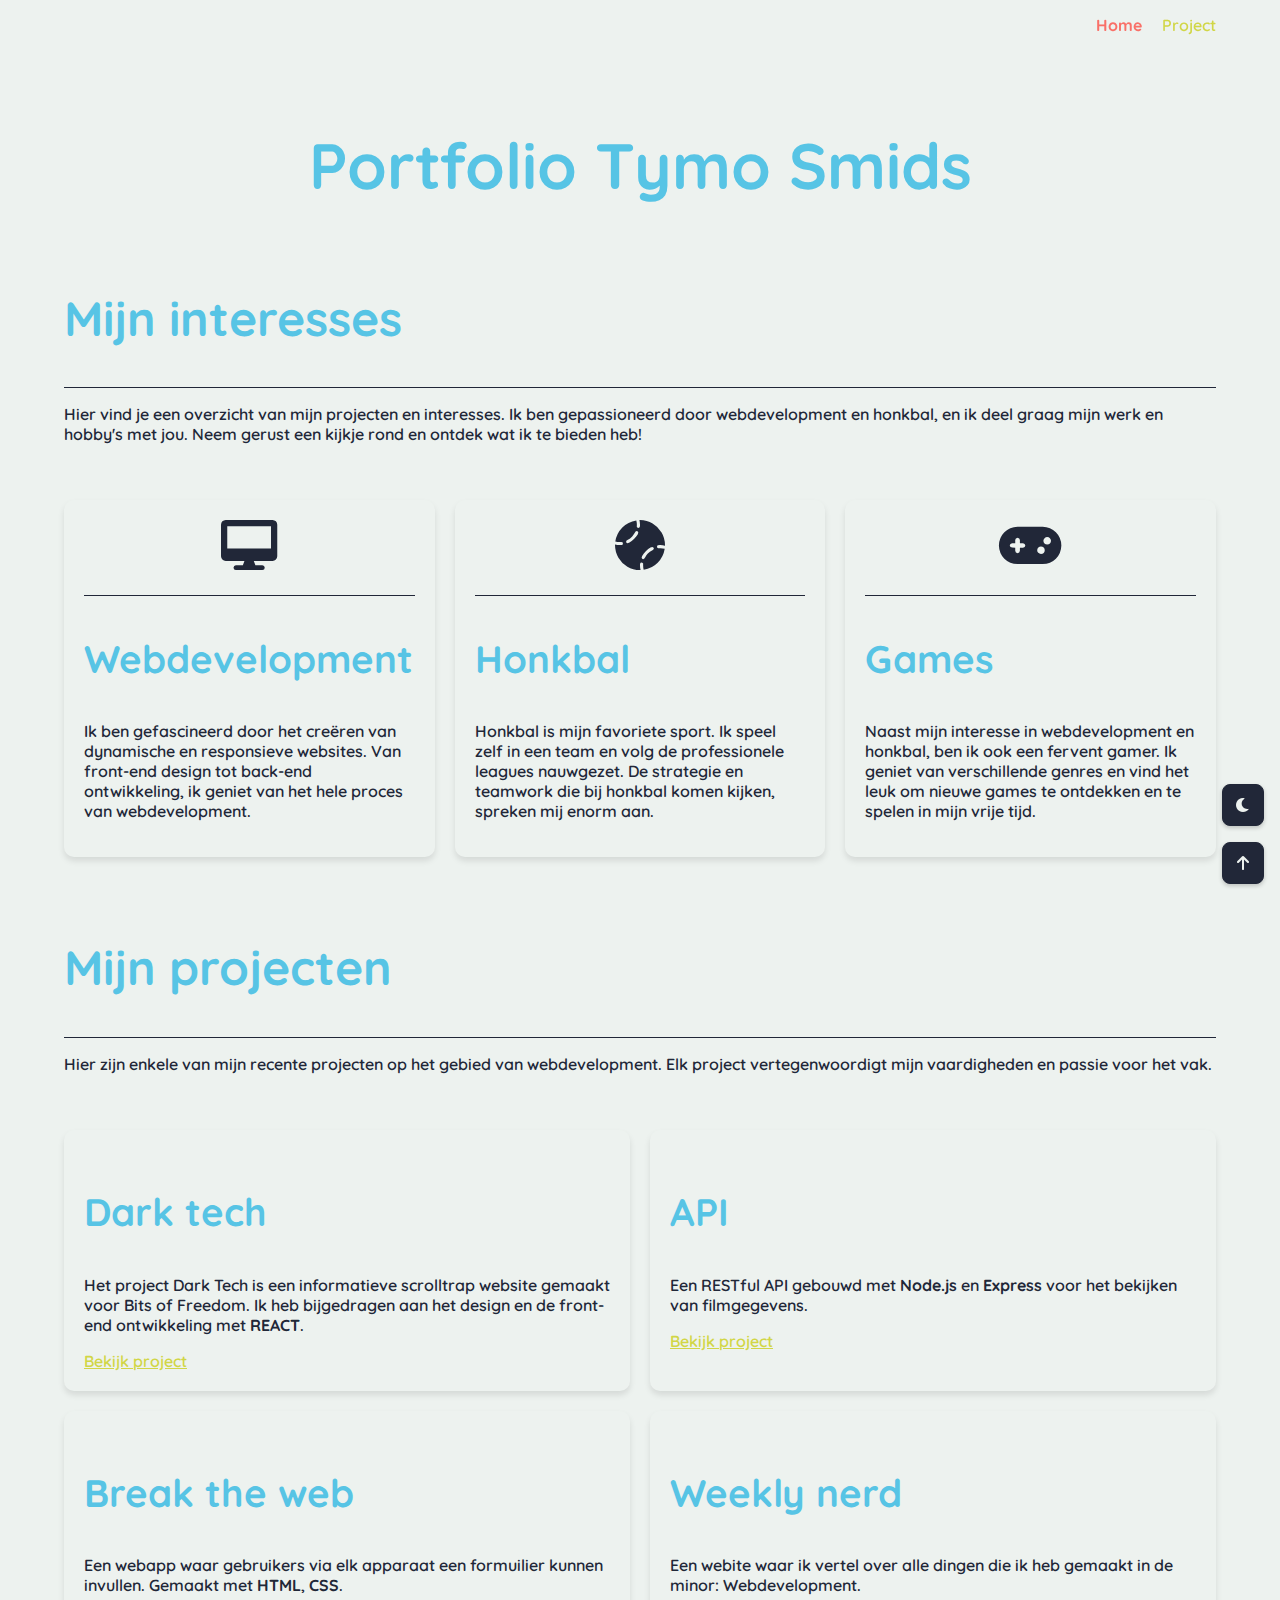
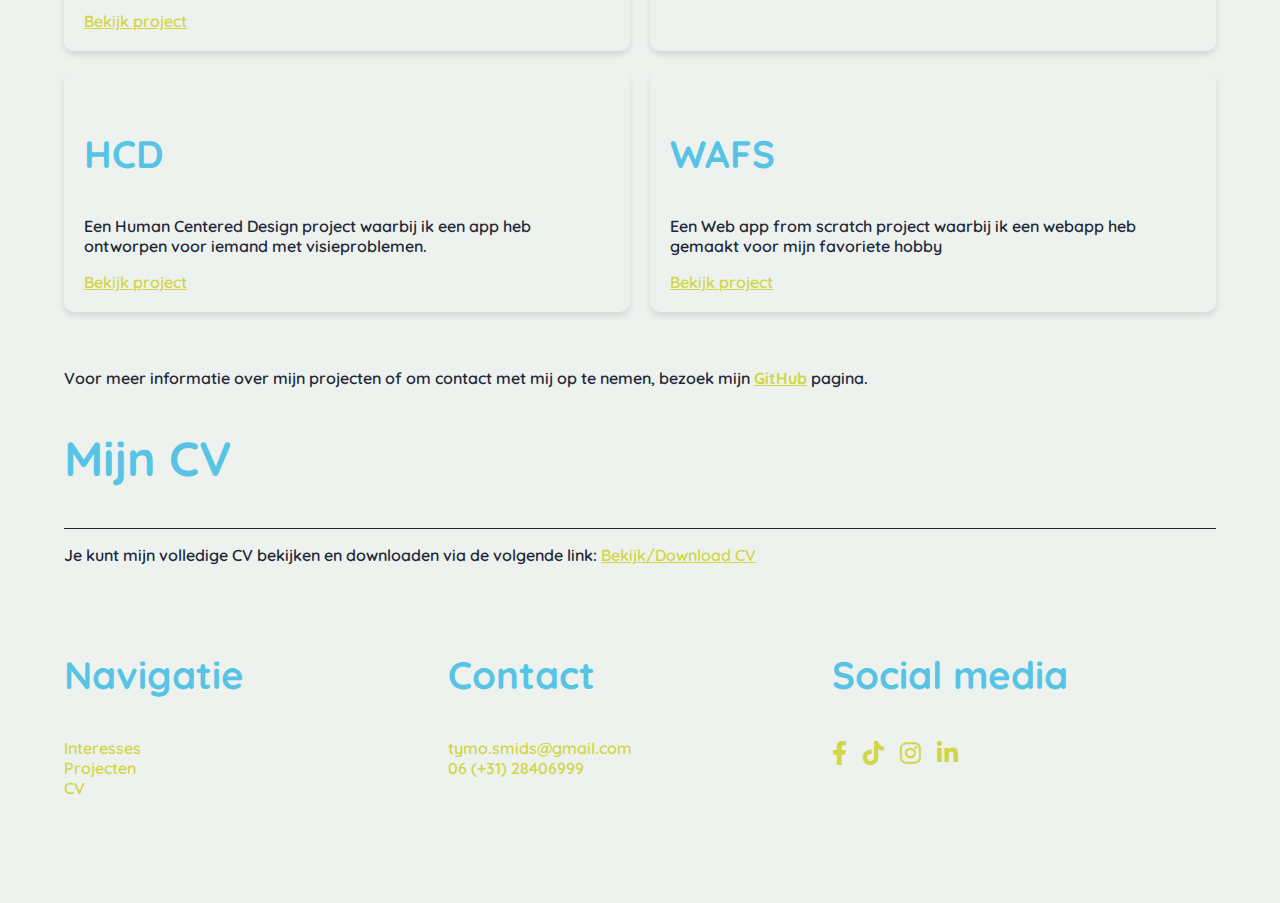
<file: index.html>
<!DOCTYPE html>
<html lang="nl">

<head>
    <meta charset="UTF-8" />
    <meta name="viewport" content="width=device-width, initial-scale=1.0" />
    <meta name="description"
        content="Welkom op mijn portfolio! Ik ben Tymo Smids, een gepassioneerde webontwikkelaar en honkballiefhebber. Ontdek mijn projecten en interesses hier." />

    <!-- Title -->
    <title>Portfolio | Tymo Smids</title>

    <!-- Font-awesome -->
    <link href="https://cdnjs.cloudflare.com/ajax/libs/font-awesome/6.0.0-beta3/css/all.min.css" rel="stylesheet" />

    <!-- Favicon -->
    <link rel="icon" type="image/x-icon" href="https://avatars.githubusercontent.com/u/60177191?v=4" />

    <!-- CSS -->
    <link rel="stylesheet" href="css/global.css" />
    <link rel="stylesheet" href="css/header-footer.css" />
    <link rel="stylesheet" href="css/index.css" />
    <link rel="stylesheet" href="css/font.css" />

    <!-- JS -->
    <script src="js/script.js" defer></script>
</head>

<body class="lightMode">
    <!-- HEADER -->
    <header>
        <section class="container">
            <nav class="mainMenu">
                <a href="index.html" class="active">Home</a>
                <a href="darktech.html">Project</a>
            </nav>
        </section>
    </header>
    <!-- HEADER -->

    <!-- MAIN -->
    <main>
        <section id="#top" class="hero">
            <h1>Portfolio Tymo Smids</h1>
        </section>

        <Section class="container">
            <h2 id="interesses">Mijn interesses</h2>
            <hr />
            <p>
                Hier vind je een overzicht van mijn projecten en interesses. Ik ben gepassioneerd door webdevelopment en
                honkbal, en ik deel graag mijn werk en hobby's met jou. Neem gerust een kijkje rond en ontdek wat ik te
                bieden heb!
            </p>

            <section class="interesseGrid">
                <div class="interesseItem">
                    <div class="icon">
                        <i class="fas fa-desktop"></i>
                        <hr />
                    </div>
                    <h3>Webdevelopment</h3>
                    <p>
                        Ik ben gefascineerd door het creëren van dynamische en responsieve websites. Van front-end
                        design tot back-end ontwikkeling, ik geniet van het hele proces van webdevelopment.
                    </p>
                </div>

                <div class="interesseItem">
                    <div class="icon">
                        <i class="fas fa-baseball"></i>
                        <hr />
                    </div>
                    <h3>Honkbal</h3>
                    <p>
                        Honkbal is mijn favoriete sport. Ik speel zelf in een team en volg de professionele leagues
                        nauwgezet. De strategie en teamwork die bij honkbal komen kijken, spreken mij enorm aan.
                    </p>
                </div>

                <div class="interesseItem">
                    <div class="icon">
                        <i class="fas fa-gamepad"></i>
                        <hr />
                    </div>
                    <h3>Games</h3>
                    <p>
                        Naast mijn interesse in webdevelopment en honkbal, ben ik ook een fervent gamer. Ik geniet van
                        verschillende genres en vind het leuk om nieuwe games te ontdekken en te spelen in mijn vrije
                        tijd.
                    </p>
                </div>
            </section>

            <section>
                <h2 id="projecten">Mijn projecten</h2>
                <hr />
                <p>
                    Hier zijn enkele van mijn recente projecten op het gebied van webdevelopment. Elk project
                    vertegenwoordigt mijn vaardigheden en passie voor het vak.
                </p>

                <section class="projectenGrid">
                    <div class="projectItem">
                        <h3>Dark tech</h3>
                        <p>
                            Het project Dark Tech is een informatieve scrolltrap website gemaakt voor Bits of Freedom.
                            Ik heb
                            bijgedragen aan het design en de front-end ontwikkeling met
                            <b>REACT</b>.
                        </p>

                        <a href="darktech.html" class="projectLink">Bekijk project</a>
                    </div>

                    <div class="projectItem">
                        <h3>API</h3>
                        <p>
                            Een RESTful API gebouwd met <b>Node.js</b> en <b>Express</b> voor het bekijken van
                            filmgegevens.
                        </p>

                        <a href="darktech.html" class="projectLink">Bekijk project</a>
                    </div>

                    <div class="projectItem">
                        <h3>Break the web</h3>
                        <p>
                            Een webapp waar gebruikers via elk apparaat een formuilier kunnen invullen. Gemaakt met
                            <b>HTML</b>, <b>CSS</b>.
                        </p>

                        <a href="https://github.com/tymoNL/Break-the-web" class="projectLink" target="_blank">Bekijk project</a>
                    </div>

                    <div class="projectItem">
                        <h3>Weekly nerd</h3>
                        <p>
                            Een webite waar ik vertel over alle dingen die ik heb gemaakt in de minor: Webdevelopment.
                        </p>
                    </div>

                    <div class="projectItem">
                        <h3>HCD</h3>
                        <p>
                            Een Human Centered Design project waarbij ik een app heb ontworpen voor iemand met
                            visieproblemen.
                        </p>

                        <a href="https://tymonl.github.io/HCD/" target="_blank">Bekijk project</a>
                    </div>

                    <div class="projectItem">
                        <h3>WAFS</h3>
                        <p>
                            Een Web app from scratch project waarbij ik een webapp heb gemaakt voor mijn favoriete hobby
                        </p>

                        <a href="https://tymonl.github.io/WAFS/" target="_blank">Bekijk project</a>
                    </div>
                    
                </section>

                <p>
                    Voor meer informatie over mijn projecten of om contact met mij op te nemen, bezoek mijn
                    <a href="https://github.com/tymoNL" target="_blank"><b>GitHub</b></a> pagina.
                </p>
            </section>

            <section class="cv">
                <h2 id="cv">Mijn CV</h2>
                <hr />
                <p>
                    Je kunt mijn volledige CV bekijken en downloaden via de volgende link: <a href="documenten/CV.pdf"
                        target="_blank" class="cvButton">Bekijk/Download CV</a>
                </p>
            </section>
        </Section>
    </main>
    <!-- MAIN -->

    <!-- FOOTER -->
    <footer>
        <section class="container">
            <section class="footerTop">
                <section>
                    <h3>Navigatie</h3>
                    <ul>
                        <li><a href="#interesses">Interesses</a></li>
                        <li><a href="#projecten">Projecten</a></li>
                        <li><a href="#cv">CV</a></li>
                    </ul>
                </section>
                <section>
                    <h3>Contact</h3>
                    <ul>
                        <li><a href="mailto:tymo.smids@gmail.com">tymo.smids@gmail.com</a></li>
                        <li><a href="tel:0628406999">06 (+31) 28406999</a></li>
                        <li>1713HN Obdam</li>
                        <li>Dorpsstraat 172</li>
                    </ul>
                </section>

                <section>
                    <h3>Social media</h3>
                    <nav class="socials">
                        <a href="https://www.facebook.com/tymo.smids" target="_blank"><i
                                class="fa-brands fa-facebook-f"></i></a>
                        <a href="https://www.tiktok.com/@tymosmids" target="_blank"><i
                                class="fa-brands fa-tiktok"></i></a>
                        <a href="https://www.instagram.com/tymosmids/" target="_blank"><i
                                class="fa-brands fa-instagram"></i></a>
                        <a href="https://www.linkedin.com/in/tymo-smids-884143196/"><i class="fa-brands fa-linkedin-in"
                                target="_blank"></i></a>
                    </nav>
                </section>
            </section>
        </section>

        <section class="footerBottom">
            <div class="container">
                <p>© 2024 Tymo Smids. Alle rechten voorbehouden.</p>
            </div>
        </section>
    </footer>
    <!-- FOOTER -->

    <!-- FIXED BUTTONS -->
    <aside class="fixedButtons">
        <a href="javascript:;" class="lightDarkToggle" title="Kleurmodus switch" onclick="ToggleColorMode(this);"><i
                class="fas fa-moon"></i></a>
        <a href="#top" class="backToTop" title="Terug naar boven"><i class="fas fa-arrow-up"></i></a>
    </aside>
    <!-- FIXED BUTTONS -->

</body>

</html>
</file>
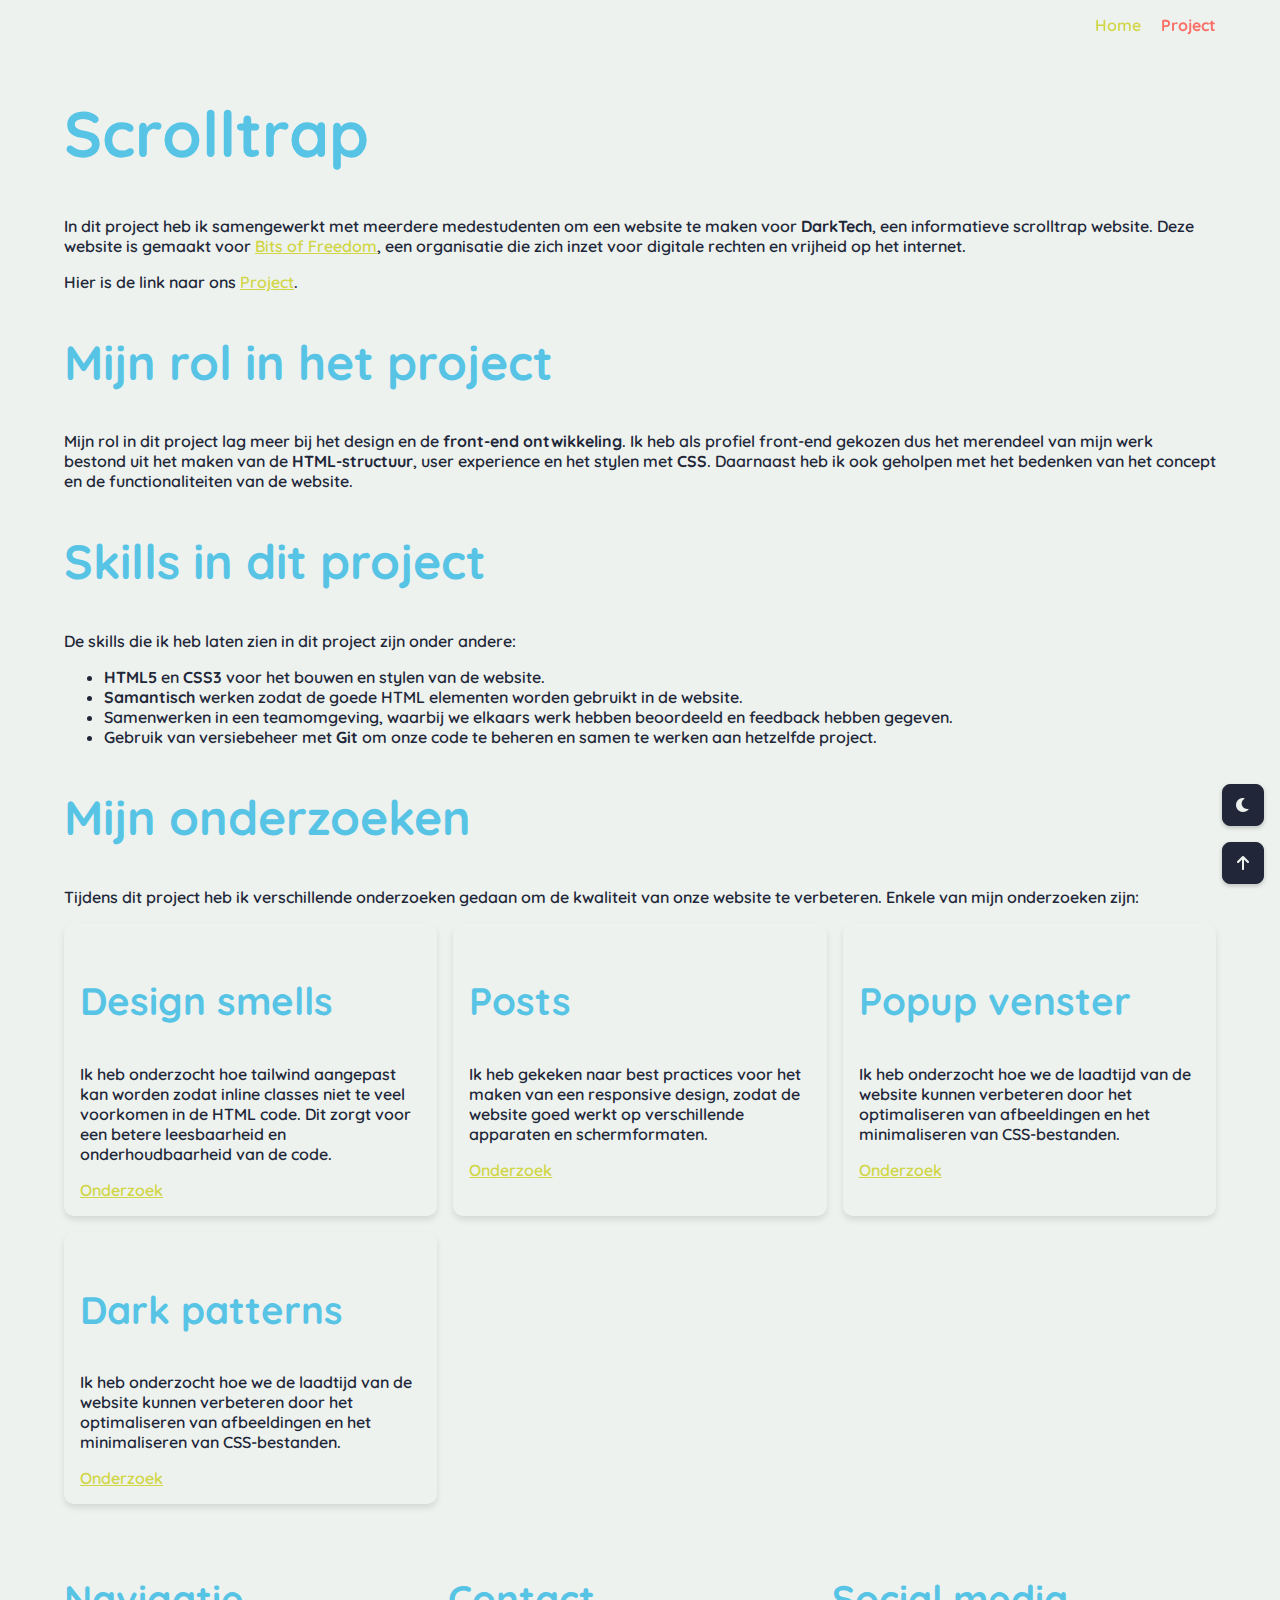
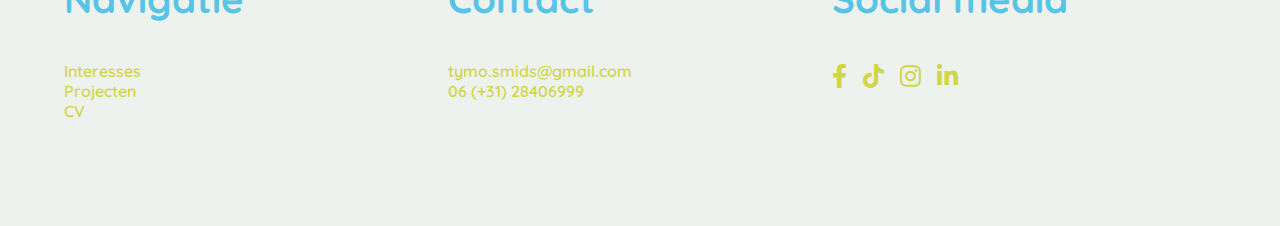
<file: darktech.html>
<!DOCTYPE html>
<html lang="nl">

<head>
    <meta charset="UTF-8" />
    <meta name="viewport" content="width=device-width, initial-scale=1.0" />
    <meta name="description" content="Dit is mijn projectpagina. Hier vertel ik over de website die is gemaakt voor de studio Dark tech." />

    <!-- Title -->
    <title>Project | Tymo Smids</title>

    <!-- Font-awesome -->
    <link href="https://cdnjs.cloudflare.com/ajax/libs/font-awesome/6.0.0-beta3/css/all.min.css" rel="stylesheet" />

    <!-- Favicon -->
    <link rel="icon" type="image/x-icon" href="https://avatars.githubusercontent.com/u/60177191?v=4" />

    <!-- CSS -->
    <link rel="stylesheet" href="css/global.css" />
    <link rel="stylesheet" href="css/header-footer.css" />
    <link rel="stylesheet" href="css/project.css" />
    <link rel="stylesheet" href="css/font.css" />

    <!-- JS -->
    <script src="js/script.js" defer></script>
</head>

<body class="lightMode">
    <!-- HEADER -->
    <header>
        <section class="container">
            <nav class="mainMenu">
                <a href="index.html">Home</a>
                <a href="darktech.html" class="active">Project</a>
            </nav>
        </section>
    </header>
    <!-- HEADER -->

    <!-- MAIN -->
    <main>
        <section class="container">

            <h1>Scrolltrap</h1>
            <p>
                In dit project heb ik samengewerkt met meerdere medestudenten om een website te maken voor
                <b>DarkTech</b>, een
                informatieve scrolltrap website. Deze website is gemaakt voor <a href="https://www.bitsoffreedom.nl/"
                    target="_blank">Bits of Freedom</a>, een organisatie die zich inzet voor
                digitale rechten en vrijheid op het internet.
            </p>

            <p>
                Hier is de link naar ons
                <a href="https://gitlab.fdmci.hva.nl/studio/dark-tech/projects/2025-2026-semester-1/koofaageezaa28"
                    target="_blank">Project</a>.
            </p>

            <h2>Mijn rol in het project</h2>
            <p>
                Mijn rol in dit project lag meer bij het design en de <b>front-end ontwikkeling</b>. Ik heb als profiel
                front-end gekozen dus het merendeel van mijn werk bestond uit het maken van de <b>HTML-structuur</b>,
                user experience en het
                stylen met <b>CSS</b>. Daarnaast heb ik ook geholpen met het bedenken van het concept en de
                functionaliteiten
                van de website.
            </p>

            <h2>Skills in dit project</h2>
            <p>
                De skills die ik heb laten zien in dit project zijn onder andere:

            <ul>
                <li><b>HTML5</b> en <b>CSS3</b> voor het bouwen en stylen van de website.</li>
                <li><b>Samantisch</b> werken zodat de goede HTML elementen worden gebruikt in de website.</li>
                <li>Samenwerken in een teamomgeving, waarbij we elkaars werk hebben beoordeeld en feedback hebben
                    gegeven.</li>
                <li>Gebruik van versiebeheer met <b>Git</b> om onze code te beheren en samen te werken aan hetzelfde
                    project.</li>
            </ul>
            </p>

            <h2>Mijn onderzoeken</h2>
            <p>
                Tijdens dit project heb ik verschillende onderzoeken gedaan om de kwaliteit van onze website te
                verbeteren.
                Enkele van mijn onderzoeken zijn:
            </p>

            <section class="onderzoekGrid">
                <div class="onderzoekItem">
                    <h3>Design smells</h3>
                    <p>
                        Ik heb onderzocht hoe tailwind aangepast kan worden zodat inline classes niet te veel
                        voorkomen in de HTML code. Dit zorgt voor een betere leesbaarheid en onderhoudbaarheid van de
                        code.
                    </p>

                    <a href="https://docs.google.com/document/d/1wmeS-6gUq82JMUEVwMuxhRTY-ae6q09eq0EVeQ7fL6Y/edit?tab=t.0#heading=h.28efefu2c1zi"
                        target="_blank" class="button">Onderzoek</a>
                </div>

                <div class="onderzoekItem">
                    <h3>Posts</h3>
                    <p>
                        Ik heb gekeken naar best practices voor het maken van een responsive design, zodat de
                        website goed werkt op verschillende apparaten en schermformaten.
                    </p>

                    <a href="https://docs.google.com/document/d/1eBQ5ugcWP7AK3sViN6HzdrmaLvXauOzh3zH7FORupmc/edit?tab=t.0#heading=h.m05tgwkdqenj"
                        target="_blank" class="button">Onderzoek</a>
                </div>

                <div class="onderzoekItem">
                    <h3>Popup venster</h3>
                    <p>
                        Ik heb onderzocht hoe we de laadtijd van de website kunnen verbeteren door het optimaliseren
                        van afbeeldingen en het minimaliseren van CSS-bestanden.
                    </p>

                    <a href="https://docs.google.com/document/d/1c-uHVohj_UG8EUwehrKZTuaJt4UWDGHYcLMGsx3oyRI/edit?tab=t.0#heading=h.m05tgwkdqenj"
                        target="_blank" class="button">Onderzoek</a>
                </div>

                <div class="onderzoekItem">
                    <h3>Dark patterns</h3>
                    <p>
                        Ik heb onderzocht hoe we de laadtijd van de website kunnen verbeteren door het optimaliseren
                        van afbeeldingen en het minimaliseren van CSS-bestanden.
                    </p>

                    <a href="https://docs.google.com/document/d/1r1ymtlhBSI17Aej95WspPILMVu1Bsa1yEZeThGaRarc/edit?tab=t.0#heading=h.y33ilajh21ai"
                        target="_blank" class="button">Onderzoek</a>
                </div>

            </section>

        </section>
    </main>
    <!-- MAIN -->

    <!-- FOOTER -->
    <footer>
        <section class="container">
            <section class="footerTop">
                <section>
                    <h3>Navigatie</h3>
                    <ul>
                        <li><a href="#interesses">Interesses</a></li>
                        <li><a href="#projecten">Projecten</a></li>
                        <li><a href="#cv">CV</a></li>
                    </ul>
                </section>
                <section>
                    <h3>Contact</h3>
                    <ul>
                        <li><a href="mailto:tymo.smids@gmail.com">tymo.smids@gmail.com</a></li>
                        <li><a href="tel:0628406999">06 (+31) 28406999</a></li>
                        <li>1713HN Obdam</li>
                        <li>Dorpsstraat 172</li>
                    </ul>
                </section>

                <section>
                    <h3>Social media</h3>
                    <nav class="socials">
                        <a href="https://www.facebook.com/tymo.smids" target="_blank"><i
                                class="fa-brands fa-facebook-f"></i></a>
                        <a href="https://www.tiktok.com/@tymosmids" target="_blank"><i
                                class="fa-brands fa-tiktok"></i></a>
                        <a href="https://www.instagram.com/tymosmids/" target="_blank"><i
                                class="fa-brands fa-instagram"></i></a>
                        <a href="https://www.linkedin.com/in/tymo-smids-884143196/"><i class="fa-brands fa-linkedin-in"
                                target="_blank"></i></a>
                    </nav>
                </section>
            </section>
        </section>

        <section class="footerBottom">
            <div class="container">
                <p>© 2024 Tymo Smids. Alle rechten voorbehouden.</p>
            </div>
        </section>
    </footer>
    <!-- FOOTER -->

    <!-- FIXED BUTTONS -->
    <aside class="fixedButtons">
        <a href="javascript:;" class="lightDarkToggle" title="Kleurmodus switch" onclick="ToggleColorMode(this);"><i
                class="fas fa-moon"></i></a>
        <a href="#top" class="backToTop" title="Terug naar boven"><i class="fas fa-arrow-up"></i></a>
    </aside>
    <!-- FIXED BUTTONS -->

</body>

</html>
</file>
<file: css/global.css>
:root {
    --color-light: #EDF2EF;
    --color-dark: #212738;
    --color-green: #D1D646;
    --color-red: #F97068;
    --color-blue: #57C4E5;
    --font-family: "Quicksand", sans-serif;

    --interactive-color: light-dark(var(--color-green), var(--color-red));
    --interactive-color-reverse: light-dark(var(--color-red), var(--color-green));

    --heading-color: var(--color-blue);

    --transition: all 0.3s ease-out;

    color-scheme: light dark;

    @media (prefers-reduced-motion: no-preference) {
        scroll-behavior: smooth;
    }

    scroll-behavior: smooth;

    &:has(body.darkMode) {
        color-scheme: dark;
    }

    &:has(body.lightMode) {
        color-scheme: light;
    }
}

*,
*::before,
*::after {
    box-sizing: border-box;
}

h1, h2, h3, h4, h5, h6 {
    color: var(--heading-color);
    scroll-margin-top: 1.5em;
}

h1 {
    font-size: clamp(2.5rem, 5vw, 4rem);
}

h2 {
    font-size: clamp(2rem, 4vw, 3rem);
}

h3 {
    font-size: clamp(1.5rem, 3vw, 2.5rem);
}

h4 {
    font-size: clamp(1.25rem, 2.5vw, 2rem);
}

h5 {
    font-size: clamp(1rem, 2vw, 1.5rem);
}

h6 {
    font-size: clamp(0.875rem, 1.5vw, 1.25rem);
}

a {
    color: var(--interactive-color);
    transition: var(--transition);

    &:hover, &:focus {
        color: var(--interactive-color-reverse);
    }
}

body {
    margin: 0;
    display: grid;
    grid-template-columns: 1fr;
    grid-template-rows: 1fr auto;
    min-height: 100dvh;
    color: light-dark(var(--color-dark), var(--color-light));
    background-color: light-dark(var(--color-light), var(--color-dark));
    font-family: var(--font-family);
    transition: var(--transition);
}

hr {
    border: none;
    border-top: 1px solid light-dark(var(--color-dark), var(--color-light));
    margin: 10px 0;
}

.container {
    width: 90%;
    max-width: 1200px;
    margin: 0 auto;
}

.hero {
    width: 100%;
    height: auto;
    overflow: hidden;
    position: relative;

    img {
        width: 100%;
        height: auto;
        display: block;
        object-fit: cover;
        object-position: center;
        max-height: 450px;
    }

    .heroText {
        position: absolute;
        top: 50%;
        left: 50%;
        transform: translate(-50%, -50%);
        color: var(--color-dark);
        text-align: center;
    }
}

.fixedButtons {
    position: fixed;
    bottom: 1rem;
    right: 1rem;
    display: flex;
    flex-direction: column;
    gap: 1rem;

    a {
        background-color: light-dark(var(--color-dark), var(--color-light));
        color: light-dark(var(--color-light), var(--color-dark));
        border: 1px solid light-dark(var(--color-dark), var(--color-light));
        padding: 0.75rem 0.75rem;
        border-radius: 0.5rem;
        text-decoration: none;
        box-shadow: 0 2px 4px rgba(0, 0, 0, 0.2);
        transition: var(--transition);
        font-size: 1rem;
        display: inline-flex;
        align-items: center;
        justify-content: center;

        &:hover,
        &:focus {
            background-color: light-dark(var(--color-light), var(--color-dark));
            color: light-dark(var(--color-dark), var(--color-light));
            border: 1px solid light-dark(var(--color-dark), var(--color-light));
        }
    }
}
</file>
<file: css/header-footer.css>
header {
    position: sticky;
    top: 0;
    z-index: 10;
    width: 100%;
    transition: var(--transition);
    background: var(--header_footer-background);

    .mainMenu {
        display: flex;
        justify-content: flex-end;
        gap: 20px;
        padding: 15px 0;

        a {
            text-decoration: none;
            transition: var(--transition);
            color: var(--interactive-color);

            &:hover,
            &:focus {
                color: var(--interactive-color-reverse);
                font-weight: bold;
            }

            &.active {
                color: var(--interactive-color-reverse);
                font-weight: bold;
            }
        }
    }
}

footer {
    background-color: var(--header_footer-background);
    margin-top: 2rem;
    color: var(--color-light);
    transition: var(--transition);

    a {
        text-decoration: none;
        color: var(--interactive-color);

        &:hover,
        &:focus {
            text-decoration: underline;
        }
    }

    .footerTop {
        display: grid;
        grid-template-columns: repeat(auto-fit, minmax(min(200px, 100%), 1fr));

        .socials {
            display: flex;
            flex-direction: row;
            gap: 1rem;

            a {
                font-size: 1.5rem;
                text-decoration: none;
            }
        }

        ul {
            list-style: none;
            padding: 0;
            margin: 0;
        }
    }

    .footerBottom {
        margin-top: 2rem;
        border-top: 1px solid var(--color-light);
        text-align: center;
    }
}
</file>
<file: css/index.css>
.hero {
    text-align: center;
    margin-top: 2rem;

    .imageContainer {
        display: flex;
        justify-content: center;

        img {
            max-width: 400px;
            max-height: 400px;
            border-radius: 50%;
            object-fit: cover;
            object-position: center;
            aspect-ratio: 1;
            margin-bottom: 20px;
            box-shadow: 0 4px 6px rgba(0, 0, 0, 0.1);
        }
    }
}

.interesseGrid {
    display: grid;
    grid-template-columns: repeat(auto-fit, minmax(min(300px, 100%), 1fr));
    gap: 20px;
    padding: 40px 0;

    .interesseItem {
        background-color: light-dark(var(--color-light), var(--color-dark));
        color: light-dark(var(--color-dark), var(--color-light));
        padding: 20px;
        border-radius: 10px;
        box-shadow: 0 4px 6px rgba(0, 0, 0, 0.1);
        transition: var(--transition);

        &:hover,
        &:focus {
            transform: translateY(-5px);
            box-shadow: 0 8px 12px rgba(0, 0, 0, 0.2);
        }

        .icon {
            text-align: center;

            i {
                font-size: 50px;
                padding-bottom: 15px;
            }
        }
    }
}

.projectenGrid {
    display: grid;
    grid-template-columns: repeat(auto-fit, minmax(min(500px, 100%), 1fr));
    gap: 20px;
    padding: 40px 0;

    .projectItem {
        background-color: light-dark(var(--color-light), var(--color-dark));
        color: light-dark(var(--color-dark), var(--color-light));
        padding: 20px;
        border-radius: 10px;
        box-shadow: 0 4px 6px rgba(0, 0, 0, 0.1);
        transition: var(--transition);

        &:hover,
        &:focus {
            transform: translateY(-5px);
            box-shadow: 0 8px 12px rgba(0, 0, 0, 0.2);
        }
    }
}
</file>
<file: css/font.css>
/* Light Weight */
@font-face {
    font-family: "Quicksand";
    src: local("Quicksand"), url("../font/Quicksand-light.ttf") format("truetype");
    font-weight: 500; /* Medium weight */
    font-style: normal;
}

/* Regular Weight */
@font-face {
    font-family: "Quicksand";
    src: local("Quicksand"), url("../font/Quicksand-Regular.ttf") format("truetype");
    font-weight: normal;
    font-style: normal;
}

/* Medium Weight */
@font-face {
    font-family: "Quicksand";
    src: local("Quicksand"), url("../font/Quicksand-Medium.ttf") format("truetype");
    font-weight: 500; /* Medium weight */
    font-style: normal;
}

/* Semibold Weight */
@font-face {
    font-family: "Quicksand";
    src: local("Quicksand"), url("../font/Quicksand-SemiBold.ttf") format("truetype");
    font-weight: normal;
    font-style: normal;
}

/* Bold Weight */
@font-face {
    font-family: "Quicksand";
    src: local("Quicksand"), url("../font/Quicksand-Bold.ttf") format("truetype");
    font-weight: bold;
    font-style: normal;
}
</file>
<file: css/project.css>
.onderzoekGrid {
    display: grid;
    grid-template-columns: repeat(auto-fit, minmax(min(300px, 100%), 1fr));
    gap: 1rem;

    .onderzoekItem {
        background-color: light-dark(var(--color-light), var(--color-dark));
        color: light-dark(var(--color-dark), var(--color-light));
        padding: 1rem;
        border-radius: 10px;
        box-shadow: 0 4px 6px rgba(0, 0, 0, 0.1);
        transition: var(--transition);

        &:hover, &:focus {
            transform: translateY(-5px);
            box-shadow: 0 8px 12px rgba(0, 0, 0, 0.2);
        }
    }
}
</file>
